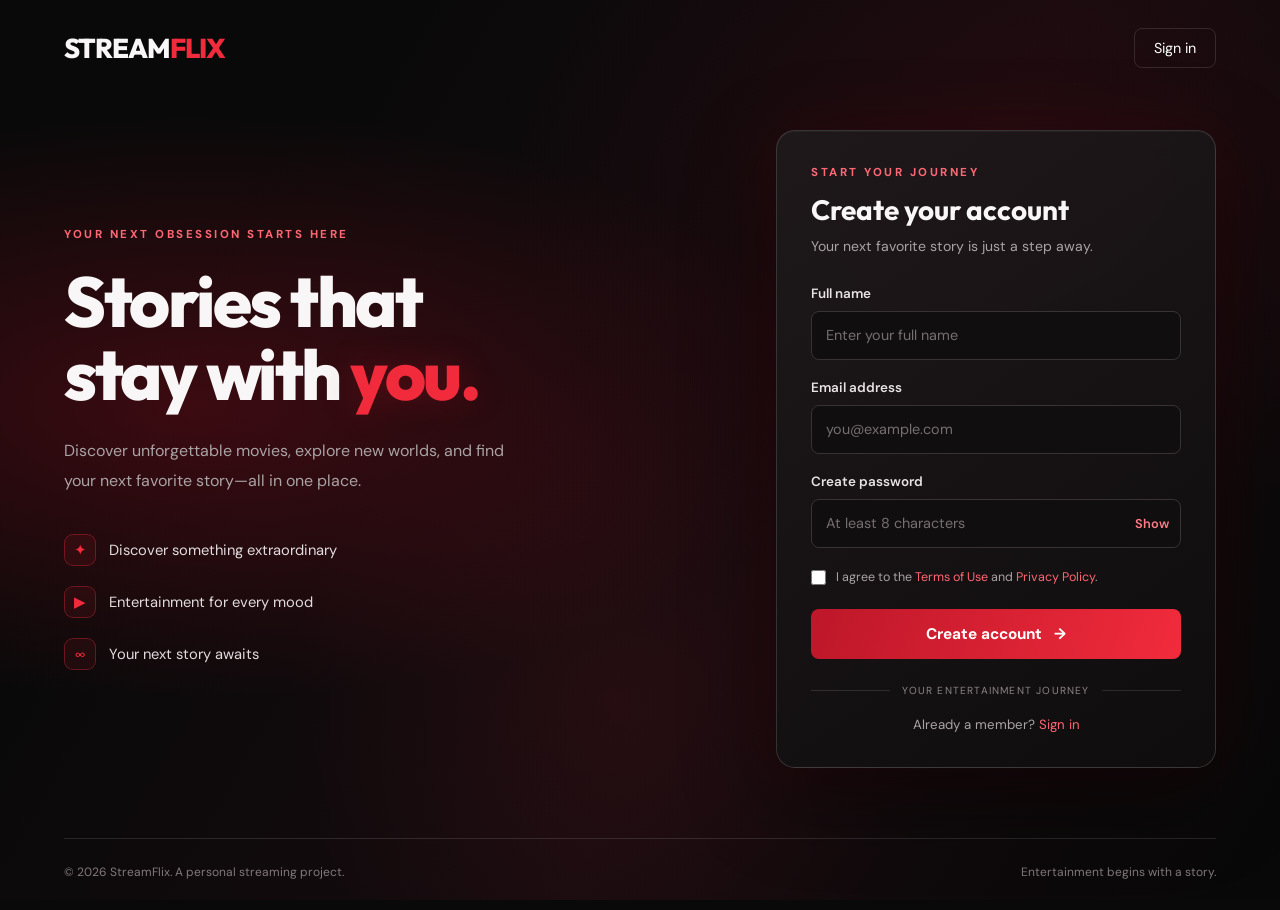
<file: index.html>
<!DOCTYPE html>
<html lang="en">
<head>
  <meta charset="UTF-8">
  <meta name="viewport" content="width=device-width, initial-scale=1.0">
  <meta name="description" content="Discover your next favorite story with StreamFlix.">
  <title>Join StreamFlix | Unlimited Entertainment</title>
  <link rel="stylesheet" href="style.css">
  <script src="script.js" defer></script>
</head>
<body>
  <div class="background-overlay"></div>

  <header class="navbar">
    <a href="#" class="logo" aria-label="StreamFlix home">
      STREAM<span>FLIX</span>
    </a>
    <a href="login.html" class="nav-link">Sign in</a>
  </header>

  <main class="hero">
    <section class="hero-content">
      <p class="eyebrow">YOUR NEXT OBSESSION STARTS HERE</p>
      <h1>Stories that<br>stay with <span>you.</span></h1>
      <p class="hero-description">
        Discover unforgettable movies, explore new worlds,
        and find your next favorite story—all in one place.
      </p>

      <div class="feature-list">
        <div class="feature">
          <span class="feature-icon" aria-hidden="true">✦</span>
          <span>Discover something extraordinary</span>
        </div>
        <div class="feature">
          <span class="feature-icon" aria-hidden="true">▶</span>
          <span>Entertainment for every mood</span>
        </div>
        <div class="feature">
          <span class="feature-icon" aria-hidden="true">∞</span>
          <span>Your next story awaits</span>
        </div>
      </div>
    </section>

    <section class="signup-card" id="signup" aria-labelledby="form-title">
      <div class="card-heading">
        <p class="card-label">START YOUR JOURNEY</p>
        <h2 id="form-title">Create your account</h2>
        <p class="card-description">
          Your next favorite story is just a step away.
        </p>
      </div>

      <form id="signupForm" novalidate>
        <div class="form-group">
          <label for="fullName">Full name</label>
          <input
            type="text"
            id="fullName"
            name="fullName"
            placeholder="Enter your full name"
            autocomplete="name"
            required
            minlength="2"
            aria-describedby="nameError"
          >
          <small class="error-message" id="nameError"></small>
        </div>

        <div class="form-group">
          <label for="email">Email address</label>
          <input
            type="email"
            id="email"
            name="email"
            placeholder="you@example.com"
            autocomplete="email"
            required
            aria-describedby="emailError"
          >
          <small class="error-message" id="emailError"></small>
        </div>

        <div class="form-group">
          <label for="password">Create password</label>
          <div class="password-wrapper">
            <input
              type="password"
              id="password"
              name="password"
              placeholder="At least 8 characters"
              autocomplete="new-password"
              minlength="8"
              required
              aria-describedby="passwordError"
            >
            <button
              type="button"
              id="togglePassword"
              class="toggle-password"
              aria-label="Show password"
              aria-pressed="false"
            >Show</button>
          </div>
          <small class="error-message" id="passwordError"></small>
        </div>

        <label class="terms">
          <input type="checkbox" id="terms" name="terms" required aria-describedby="termsError">
          <span>
            I agree to the <a href="#terms-note">Terms of Use</a>
            and <a href="#terms-note">Privacy Policy</a>.
          </span>
        </label>
        <small class="error-message terms-error" id="termsError"></small>

        <button type="submit" class="submit-button">
          Create account <span aria-hidden="true">→</span>
        </button>

        <p id="formMessage" class="form-message" role="status"
           aria-live="polite"></p>
      </form>

      <div class="divider"><span>YOUR ENTERTAINMENT JOURNEY</span></div>
      <p class="login-note">
        Already a member? <a href="login.html">Sign in</a>
      </p>
    </section>
  </main>

  <footer id="terms-note">
    <p>© 2026 StreamFlix. A personal streaming project.</p>
    <p>Entertainment begins with a story.</p>
  </footer>
</body>
</html>
</file>
<file: style.css>
@import url('https://fonts.googleapis.com/css2?family=DM+Sans:wght@400;500;600;700&family=Outfit:wght@400;500;600;700;800&display=swap');

:root {
  --bg: #090909;
  --surface: rgba(22, 19, 20, 0.94);
  --red: #f12b3c;
  --red-dark: #bd1729;
  --text: #f8f6f6;
  --muted: #aaa3a5;
  --border: rgba(255, 255, 255, 0.12);
}

* {
  box-sizing: border-box;
  margin: 0;
  padding: 0;
}

html {
  scroll-behavior: smooth;
}

body {
  min-height: 100vh;
  background: var(--bg);
  color: var(--text);
  font-family: "DM Sans", sans-serif;
  position: relative;
  isolation: isolate;
  overflow-x: hidden;
}

.background-overlay {
  position: fixed;
  inset: 0;
  z-index: -1;
  pointer-events: none;
  background:
    radial-gradient(ellipse at 15% 45%,
      rgba(174, 14, 35, 0.30), transparent 42%),
    radial-gradient(ellipse at 80% 20%,
      rgba(115, 13, 25, 0.16), transparent 35%),
    radial-gradient(ellipse at 48% 78%, rgba(241, 43, 60, 0.08), transparent 35%),
    linear-gradient(120deg, #090909 20%, #150b0e 60%, #080808);
}

.background-overlay::after {
  content: "";
  position: absolute;
  inset: 0;
  opacity: 0.16;
  background-image:
    linear-gradient(rgba(255,255,255,.025) 1px, transparent 1px),
    linear-gradient(90deg, rgba(255,255,255,.025) 1px, transparent 1px);
  background-size: 45px 45px;
  mask-image: linear-gradient(to right, black, transparent 75%);
}

.navbar {
  width: min(1180px, 90%);
  margin: auto;
  min-height: 95px;
  display: flex;
  justify-content: space-between;
  align-items: center;
}

.logo {
  color: var(--text);
  text-decoration: none;
  font: 800 1.7rem "Outfit", sans-serif;
  letter-spacing: -1px;
}

.logo span {
  color: var(--red);
}

.nav-link {
  text-decoration: none;
  color: white;
  border: 1px solid var(--border);
  border-radius: 8px;
  padding: 10px 19px;
  font-size: 0.9rem;
  transition: background 0.25s, border-color 0.25s;
}

.nav-link:hover {
  background: var(--red);
  border-color: var(--red);
}

.nav-button {
  background: transparent;
  cursor: pointer;
  font: inherit;
}

.account-hero {
  grid-template-columns: 1fr 440px;
}

.account-details {
  display: flex;
  align-items: center;
  gap: 15px;
  margin-top: 28px;
  padding: 18px;
  border: 1px solid var(--border);
  border-radius: 12px;
  background: rgba(255, 255, 255, 0.025);
}

.account-avatar {
  display: grid;
  width: 48px;
  height: 48px;
  flex: 0 0 48px;
  place-items: center;
  border-radius: 50%;
  background: linear-gradient(145deg, var(--red-dark), var(--red));
  font: 700 1.05rem "Outfit", sans-serif;
}

.account-name {
  font-weight: 700;
}

.account-email,
.account-footnote {
  margin-top: 5px;
  color: var(--muted);
  font-size: 0.82rem;
  overflow-wrap: anywhere;
}

.account-footnote {
  margin-top: 22px;
  line-height: 1.7;
}

.submit-button:disabled {
  opacity: 0.72;
  cursor: wait;
  transform: none;
  box-shadow: none;
}

.hero {
  width: min(1180px, 90%);
  margin: 35px auto 70px;
  min-height: 570px;
  display: grid;
  grid-template-columns: 1fr 440px;
  align-items: center;
  gap: 75px;
}

.hero-content {
  max-width: 570px;
  animation: fade-up 0.7s ease both;
}

.eyebrow,
.card-label {
  color: #ff6874;
  font-size: 0.72rem;
  font-weight: 700;
  letter-spacing: 2.5px;
}

.hero h1 {
  margin-top: 23px;
  font: 800 clamp(3rem, 5.5vw, 5rem)/1.04 "Outfit", sans-serif;
  letter-spacing: -2.5px;
}

.hero h1 span {
  color: var(--red);
  text-shadow: 0 0 35px rgba(241, 43, 60, 0.22);
}

.hero-description {
  max-width: 455px;
  margin-top: 24px;
  color: var(--muted);
  font-size: 1rem;
  line-height: 1.9;
}

.feature-list {
  display: grid;
  gap: 20px;
  margin-top: 38px;
}

.feature {
  display: flex;
  align-items: center;
  gap: 13px;
  color: #e2dcde;
  font-size: 0.92rem;
}

.feature-icon {
  display: grid;
  place-items: center;
  width: 32px;
  height: 32px;
  border: 1px solid rgba(241, 43, 60, 0.35);
  border-radius: 9px;
  color: var(--red);
  background: rgba(241, 43, 60, 0.08);
}

.signup-card {
  width: 100%;
  padding: 34px;
  background: linear-gradient(145deg, rgba(31, 25, 27, 0.97), rgba(15, 13, 14, 0.97));
  border: 1px solid rgba(255, 255, 255, 0.15);
  border-radius: 19px;
  box-shadow: 0 28px 90px rgba(0, 0, 0, 0.48),
              0 0 70px rgba(195, 22, 43, 0.12),
              inset 0 1px 0 rgba(255, 255, 255, 0.04);
  animation: fade-up 0.8s 0.12s ease both;
  backdrop-filter: blur(16px);
}

.card-heading h2 {
  margin-top: 12px;
  font: 700 1.75rem "Outfit", sans-serif;
}

.card-description {
  margin-top: 8px;
  color: var(--muted);
  font-size: 0.88rem;
  line-height: 1.6;
}

form {
  margin-top: 27px;
}

.form-group {
  margin-bottom: 19px;
}

.form-group label {
  display: block;
  margin-bottom: 9px;
  color: #e8e2e3;
  font-size: 0.84rem;
  font-weight: 600;
}

.label-row {
  display: flex;
  align-items: center;
  justify-content: space-between;
  gap: 12px;
  margin-bottom: 9px;
}

.label-row label {
  margin: 0;
}

.text-link {
  border: 0;
  padding: 0;
  background: none;
  color: #ff6573;
  font: 500 0.78rem "DM Sans", sans-serif;
  cursor: pointer;
}

.text-link:hover {
  color: white;
  text-decoration: underline;
}

.text-link:focus-visible {
  outline: 2px solid white;
  outline-offset: 3px;
  border-radius: 2px;
}

.form-group input {
  width: 100%;
  height: 49px;
  padding: 0 14px;
  background: #100e0f;
  border: 1px solid #393235;
  border-radius: 8px;
  color: white;
  font: inherit;
  font-size: 0.9rem;
  outline: none;
  transition: border-color 0.2s, box-shadow 0.2s;
}

.form-group input::placeholder {
  color: #766e71;
}

.form-group input:focus {
  border-color: var(--red);
  box-shadow: 0 0 0 3px rgba(241, 43, 60, 0.12);
}

.form-group input[aria-invalid="true"] {
  border-color: #ff5868;
}

.password-wrapper {
  position: relative;
}

.password-wrapper input {
  padding-right: 66px;
}

.toggle-password {
  position: absolute;
  top: 50%;
  right: 12px;
  transform: translateY(-50%);
  background: transparent;
  border: none;
  color: #ff7b86;
  cursor: pointer;
  font: 600 0.8rem "DM Sans", sans-serif;
}

.toggle-password:hover {
  color: white;
}

.terms {
  display: flex;
  align-items: flex-start;
  gap: 10px;
  margin: 3px 0 0;
  color: var(--muted);
  font-size: 0.78rem;
  line-height: 1.7;
  cursor: pointer;
}

.terms input {
  width: 15px;
  height: 15px;
  margin-top: 3px;
  flex-shrink: 0;
  accent-color: var(--red);
}

.terms input:focus-visible {
  outline: 2px solid white;
  outline-offset: 3px;
}

.terms input[aria-invalid="true"] {
  outline: 1px solid #ff5868;
  outline-offset: 2px;
}

.terms a,
.login-note a {
  color: #ff6573;
  text-decoration: none;
}

.terms a:hover,
.login-note a:hover {
  text-decoration: underline;
}

.error-message {
  display: block;
  min-height: 0;
  margin-top: 5px;
  color: #ff7b86;
  font-size: 0.75rem;
  line-height: 1.5;
}

.error-message:not(:empty) {
  min-height: 1em;
}

.terms-error {
  margin-top: 5px;
}

.submit-button {
  display: flex;
  justify-content: center;
  align-items: center;
  gap: 12px;
  width: 100%;
  min-height: 50px;
  margin-top: 21px;
  border: none;
  border-radius: 8px;
  background: linear-gradient(110deg, var(--red-dark), var(--red));
  color: white;
  font: 700 0.96rem "DM Sans", sans-serif;
  cursor: pointer;
  transition: transform 0.2s, box-shadow 0.2s;
}

.submit-button:hover {
  transform: translateY(-2px);
  box-shadow: 0 9px 25px rgba(241, 43, 60, 0.22);
}

.submit-button:focus-visible {
  outline: 2px solid white;
  outline-offset: 4px;
}

.submit-button:active {
  transform: translateY(0);
}

.toggle-password:focus-visible,
.nav-link:focus-visible {
  outline: 2px solid white;
  outline-offset: 4px;
}

.form-message {
  margin-top: 13px;
  font-size: 0.82rem;
  line-height: 1.6;
}

.form-message.success {
  color: #83e5aa;
}

.form-message.error {
  color: #ff7b86;
}

.divider {
  display: flex;
  align-items: center;
  gap: 12px;
  margin: 25px 0 19px;
  color: #8d8487;
  font-size: 0.64rem;
  letter-spacing: 1.2px;
  white-space: nowrap;
}

.divider::before,
.divider::after {
  content: "";
  height: 1px;
  flex: 1;
  background: var(--border);
}

.login-note {
  text-align: center;
  color: var(--muted);
  font-size: 0.83rem;
}

footer {
  width: min(1180px, 90%);
  margin: 0 auto;
  padding: 25px 0 30px;
  border-top: 1px solid var(--border);
  display: flex;
  justify-content: space-between;
  gap: 20px;
  color: #82797c;
  font-size: 0.75rem;
}

@keyframes fade-up {
  from {
    opacity: 0;
    transform: translateY(18px);
  }
  to {
    opacity: 1;
    transform: translateY(0);
  }
}

@media (max-width: 900px) {
  .hero {
    grid-template-columns: 1fr 400px;
    gap: 35px;
  }

  .signup-card {
    padding: 27px;
  }

  .account-hero {
    grid-template-columns: 1fr;
  }

  .hero h1 {
    font-size: clamp(2.7rem, 5vw, 3.7rem);
  }
}

@media (max-width: 720px) {
  .navbar {
    min-height: 78px;
  }

  .hero {
    grid-template-columns: 1fr;
    gap: 40px;
    margin-top: 35px;
  }

  .hero-content {
    max-width: 540px;
  }

  .hero h1 {
    font-size: clamp(3rem, 10vw, 4.4rem);
  }

  .hero-description {
    font-size: 0.95rem;
  }

  .feature-list {
    gap: 14px;
    margin-top: 26px;
  }

  .signup-card {
    max-width: 480px;
    justify-self: center;
  }

  footer {
    flex-direction: column;
    line-height: 1.7;
  }
}

@media (max-width: 420px) {
  .navbar,
  .hero,
  footer {
    width: 92%;
  }

  .logo {
    font-size: 1.4rem;
  }

  .nav-link {
    padding: 9px 13px;
  }

  .signup-card {
    padding: 23px 19px;
    border-radius: 14px;
  }

  .card-heading h2 {
    font-size: 1.55rem;
  }

  .hero h1 {
    letter-spacing: -1.5px;
  }
}

@media (prefers-reduced-motion: reduce) {
  *,
  *::before,
  *::after {
    animation-duration: 0.01ms !important;
    animation-iteration-count: 1 !important;
    scroll-behavior: auto !important;
    transition-duration: 0.01ms !important;
  }
}
</file>
